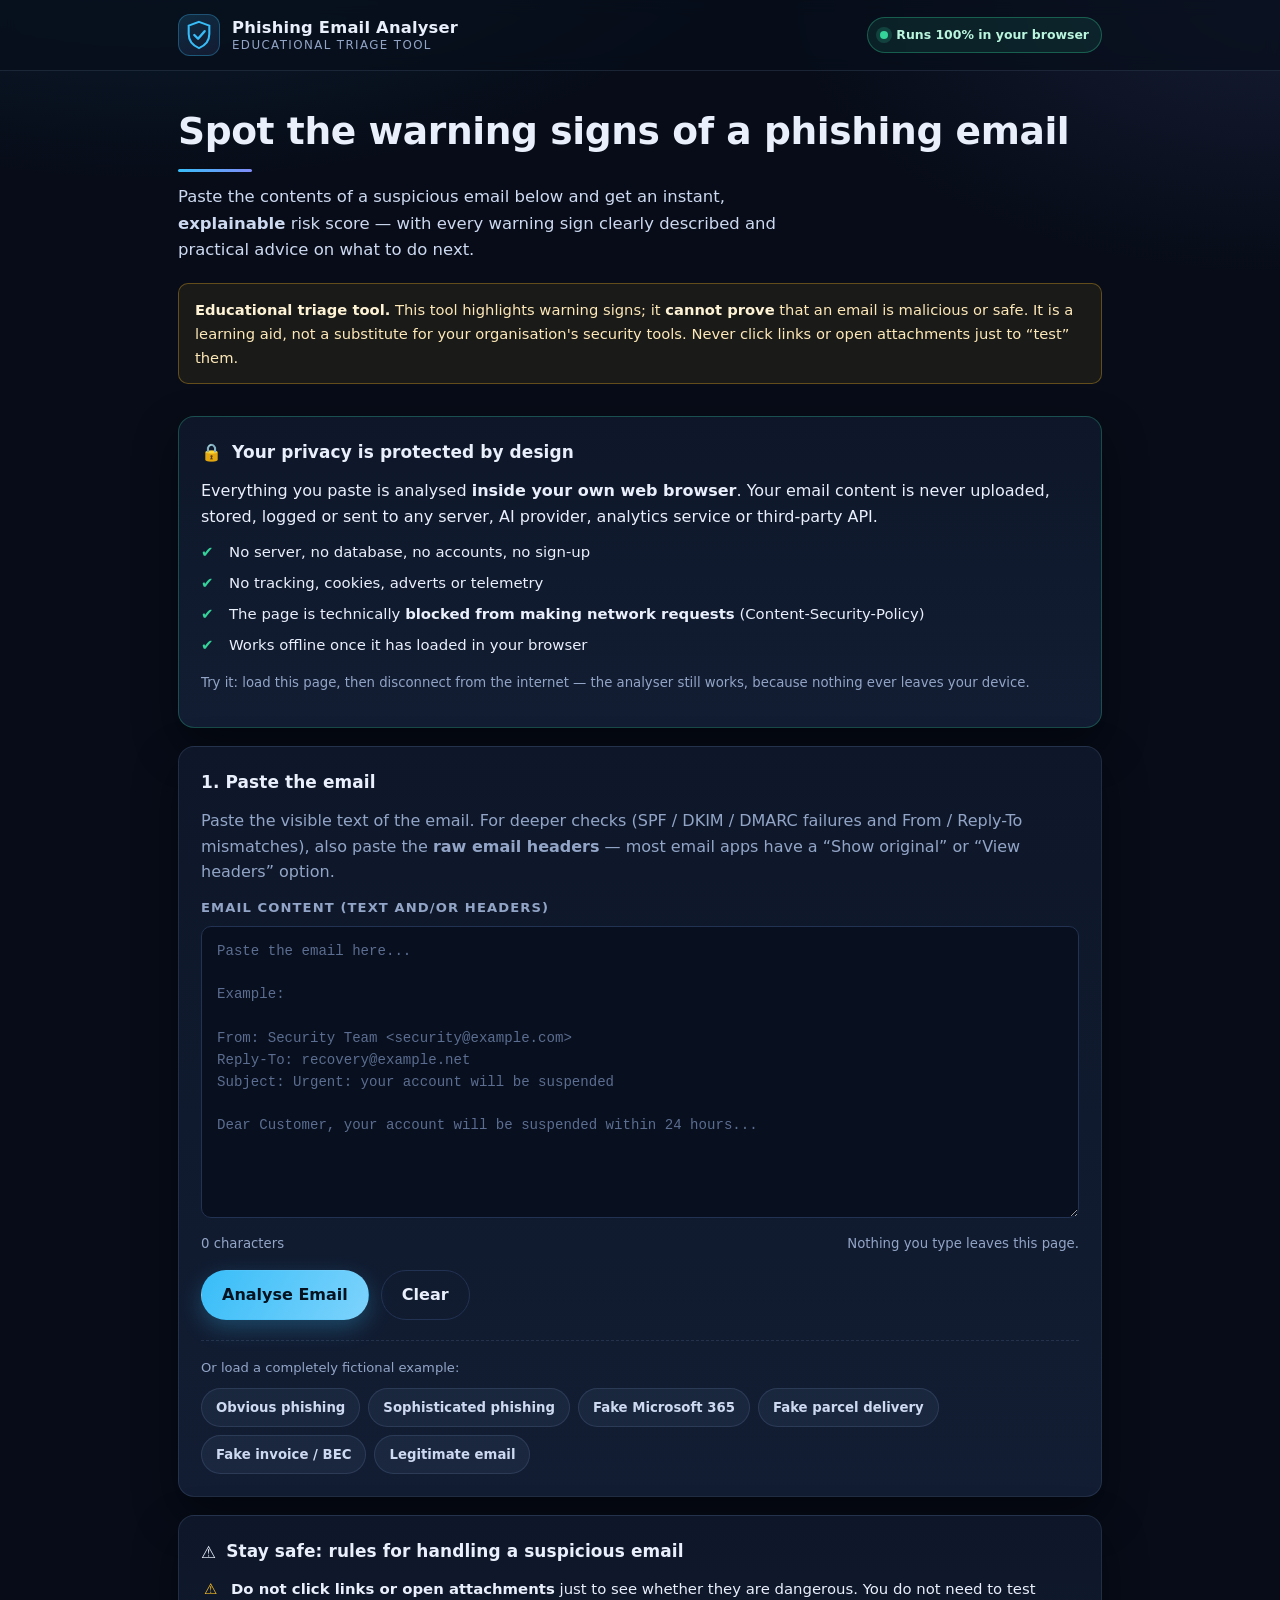
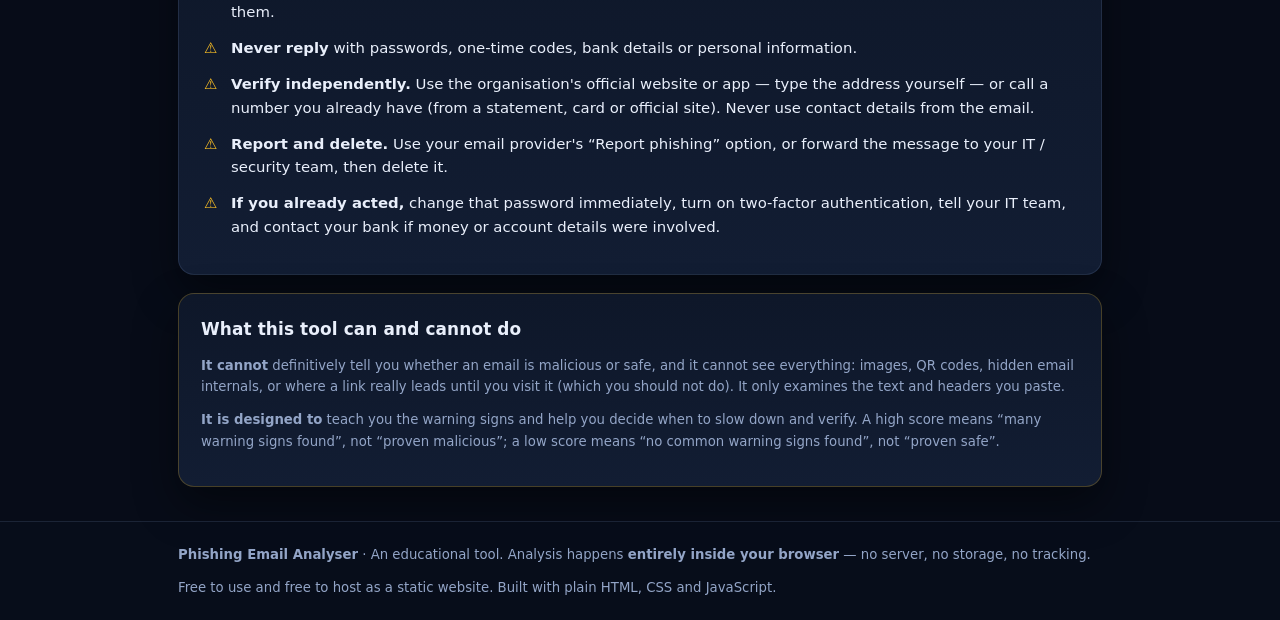
<file: index.html>
<!DOCTYPE html>
<html lang="en">
<head>
<meta charset="utf-8">
<meta name="viewport" content="width=device-width, initial-scale=1">
<meta name="color-scheme" content="dark">
<meta name="description" content="Phishing Email Analyser - a free, private, browser-based educational tool that helps you spot the warning signs of phishing and social-engineering emails. Runs entirely on your device.">
<!--
  PRIVACY BY DESIGN
  The Content-Security-Policy below tells the browser to BLOCK all network
  requests made by this page (connect-src 'none'). The email text you paste
  therefore cannot be sent to any server, AI service, analytics provider or API.
  It also blocks forms and embedded frames. This is enforced by the browser
  itself, not just promised in the wording of the page.
-->
<meta http-equiv="Content-Security-Policy" content="connect-src 'none'; object-src 'none'; form-action 'none'; base-uri 'none'; frame-src 'none'">
<title>Phishing Email Analyser &middot; Educational Triage Tool</title>
<link rel="icon" href="data:image/svg+xml,%3Csvg xmlns='http://www.w3.org/2000/svg' viewBox='0 0 32 32'%3E%3Cpath d='M16 2l11 4v9c0 7-4.7 12.4-11 15C9.7 27.4 5 22 5 15V6z' fill='%230ea5e9'/%3E%3Cpath d='M11 16l4 4 7-8' fill='none' stroke='%23071020' stroke-width='3' stroke-linecap='round' stroke-linejoin='round'/%3E%3C/svg%3E">
<link rel="stylesheet" href="styles.css">
</head>
<body>
<a class="skip-link" href="#analyser">Skip to the analyser</a>

<header class="site-header">
  <div class="wrap header-inner">
    <div class="brand">
      <span class="brand-mark" aria-hidden="true">
        <svg viewBox="0 0 32 32" width="30" height="30">
          <path d="M16 2l11 4v9c0 7-4.7 12.4-11 15C9.7 27.4 5 22 5 15V6z" fill="none" stroke="currentColor" stroke-width="2.2"></path>
          <path d="M11 16l4 4 7-8" fill="none" stroke="currentColor" stroke-width="2.6" stroke-linecap="round" stroke-linejoin="round"></path>
        </svg>
      </span>
      <span class="brand-text">
        <strong>Phishing Email Analyser</strong>
        <span class="brand-sub">Educational triage tool</span>
      </span>
    </div>
    <div class="badge-local" title="Analysis happens entirely on your device">
      <span class="dot" aria-hidden="true"></span> Runs 100% in your browser
    </div>
  </div>
</header>

<main class="wrap">

  <section class="hero">
    <h1>Spot the warning signs of a phishing email</h1>
    <p class="lede">
      Paste the contents of a suspicious email below and get an instant,
      <strong>explainable</strong> risk score &mdash; with every warning sign clearly described
      and practical advice on what to do next.
    </p>
    <p class="disclaimer-banner" role="note">
      <strong>Educational triage tool.</strong> This tool highlights warning signs; it
      <strong>cannot prove</strong> that an email is malicious or safe. It is a learning aid,
      not a substitute for your organisation's security tools. Never click links or open
      attachments just to &ldquo;test&rdquo; them.
    </p>
  </section>

  <section class="card privacy-card">
    <h2 class="card-title">
      <span class="icon" aria-hidden="true">&#128274;</span>
      Your privacy is protected by design
    </h2>
    <p>
      Everything you paste is analysed <strong>inside your own web browser</strong>. Your email
      content is never uploaded, stored, logged or sent to any server, AI provider, analytics
      service or third-party API.
    </p>
    <ul class="tick-list">
      <li>No server, no database, no accounts, no sign-up</li>
      <li>No tracking, cookies, adverts or telemetry</li>
      <li>The page is technically <strong>blocked from making network requests</strong> (Content-Security-Policy)</li>
      <li>Works offline once it has loaded in your browser</li>
    </ul>
    <p class="muted small">
      Try it: load this page, then disconnect from the internet &mdash; the analyser still works,
      because nothing ever leaves your device.
    </p>
  </section>

  <section id="analyser" class="card input-card">
    <h2 class="card-title">1. Paste the email</h2>
    <p class="muted">
      Paste the visible text of the email. For deeper checks (SPF / DKIM / DMARC failures and
      From&nbsp;/&nbsp;Reply-To mismatches), also paste the <strong>raw email headers</strong> &mdash; most email
      apps have a &ldquo;Show original&rdquo; or &ldquo;View headers&rdquo; option.
    </p>

    <label class="field-label" for="emailInput">Email content (text and/or headers)</label>
    <textarea id="emailInput" class="email-input" rows="12" spellcheck="false" autocomplete="off"
      aria-describedby="inputHelp"
      placeholder="Paste the email here...

Example:

From: Security Team &lt;security@example.com&gt;
Reply-To: recovery@example.net
Subject: Urgent: your account will be suspended

Dear Customer, your account will be suspended within 24 hours...
"></textarea>
    <div class="input-meta">
      <span id="charCount" class="muted small">0 characters</span>
      <span class="muted small" id="inputHelp">Nothing you type leaves this page.</span>
    </div>

    <div class="actions">
      <button id="analyseBtn" class="btn btn-primary" type="button">Analyse Email</button>
      <button id="clearBtn" class="btn btn-ghost" type="button">Clear</button>
    </div>

    <div class="samples">
      <span class="samples-label">Or load a completely fictional example:</span>
      <div class="sample-buttons" id="sampleButtons">
        <button class="btn btn-chip" type="button" data-sample="obvious">Obvious phishing</button>
        <button class="btn btn-chip" type="button" data-sample="sophisticated">Sophisticated phishing</button>
        <button class="btn btn-chip" type="button" data-sample="microsoft365">Fake Microsoft 365</button>
        <button class="btn btn-chip" type="button" data-sample="parcel">Fake parcel delivery</button>
        <button class="btn btn-chip" type="button" data-sample="bec">Fake invoice / BEC</button>
        <button class="btn btn-chip btn-chip-ok" type="button" data-sample="legit">Legitimate email</button>
      </div>
    </div>

    <p id="inputError" class="error-msg" role="alert" hidden></p>
  </section>

  <section id="results" class="results" hidden aria-live="polite">
    <div class="card result-hero">
      <div class="gauge-wrap">
        <svg class="gauge" viewBox="0 0 180 180" role="img" aria-labelledby="gaugeTitle">
          <title id="gaugeTitle">Phishing risk score</title>
          <circle class="gauge-track" cx="90" cy="90" r="70"></circle>
          <circle id="gaugeProgress" class="gauge-progress" cx="90" cy="90" r="70"></circle>
        </svg>
        <div class="gauge-center">
          <span id="scoreValue" class="gauge-score">0</span>
          <span class="gauge-max">/ 100</span>
        </div>
      </div>
      <div class="result-hero-text">
        <span id="bandChip" class="band-chip">Low Risk</span>
        <h2 id="verdictTitle" class="verdict-title">Low Risk</h2>
        <p id="verdictText" class="verdict-text"></p>
        <p id="resultStats" class="muted small"></p>
      </div>
    </div>

    <div class="card">
      <h3 class="card-title">What we found</h3>
      <p class="muted small" id="findingsIntro"></p>
      <ul id="findingsList" class="findings"></ul>
      <p id="noFindings" class="no-findings" hidden>
        No common phishing warning signs were detected in this message. That is
        <strong>not</strong> a guarantee that it is safe &mdash; stay cautious, especially with
        unexpected requests for money, information or action.
      </p>
    </div>

    <div class="card">
      <h3 class="card-title">What you should do next</h3>
      <ul id="adviceList" class="advice"></ul>
    </div>

    <div class="card explain-card">
      <h3 class="card-title">How your score was calculated</h3>
      <p class="muted small">
        Every warning sign above has a fixed point value. They are added together and the total
        is capped at 100. Bands: <strong>0&ndash;24 Low Risk</strong>,
        <strong>25&ndash;59 Suspicious</strong>, <strong>60&ndash;100 High Risk</strong>.
      </p>
      <ul id="scoreBreakdown" class="breakdown"></ul>
    </div>
  </section>

  <section class="card safety-card">
    <h2 class="card-title">
      <span class="icon" aria-hidden="true">&#9888;&#65039;</span>
      Stay safe: rules for handling a suspicious email
    </h2>
    <ul class="safety-list">
      <li><strong>Do not click links or open attachments</strong> just to see whether they are dangerous. You do not need to test them.</li>
      <li><strong>Never reply</strong> with passwords, one-time codes, bank details or personal information.</li>
      <li><strong>Verify independently.</strong> Use the organisation's official website or app &mdash; type the address yourself &mdash;
        or call a number you already have (from a statement, card or official site). Never use contact details from the email.</li>
      <li><strong>Report and delete.</strong> Use your email provider's &ldquo;Report phishing&rdquo; option, or forward the message to your
        IT / security team, then delete it.</li>
      <li><strong>If you already acted,</strong> change that password immediately, turn on two-factor authentication, tell your IT team,
        and contact your bank if money or account details were involved.</li>
    </ul>
  </section>

  <section class="card limits-card">
    <h3 class="card-title">What this tool can and cannot do</h3>
    <p class="muted small">
      <strong>It cannot</strong> definitively tell you whether an email is malicious or safe, and it cannot see everything:
      images, QR codes, hidden email internals, or where a link really leads until you visit it (which you should not do).
      It only examines the text and headers you paste.
    </p>
    <p class="muted small">
      <strong>It is designed to</strong> teach you the warning signs and help you decide when to slow down and verify.
      A high score means &ldquo;many warning signs found&rdquo;, not &ldquo;proven malicious&rdquo;; a low score means
      &ldquo;no common warning signs found&rdquo;, not &ldquo;proven safe&rdquo;.
    </p>
  </section>

</main>

<footer class="site-footer">
  <div class="wrap footer-inner">
    <p class="small muted">
      <strong>Phishing Email Analyser</strong> &middot; An educational tool. Analysis happens
      <strong>entirely inside your browser</strong> &mdash; no server, no storage, no tracking.
    </p>
    <p class="small muted">
      Free to use and free to host as a static website. Built with plain HTML, CSS and JavaScript.
    </p>
  </div>
</footer>

<script src="app.js"></script>
</body>
</html>
</file>
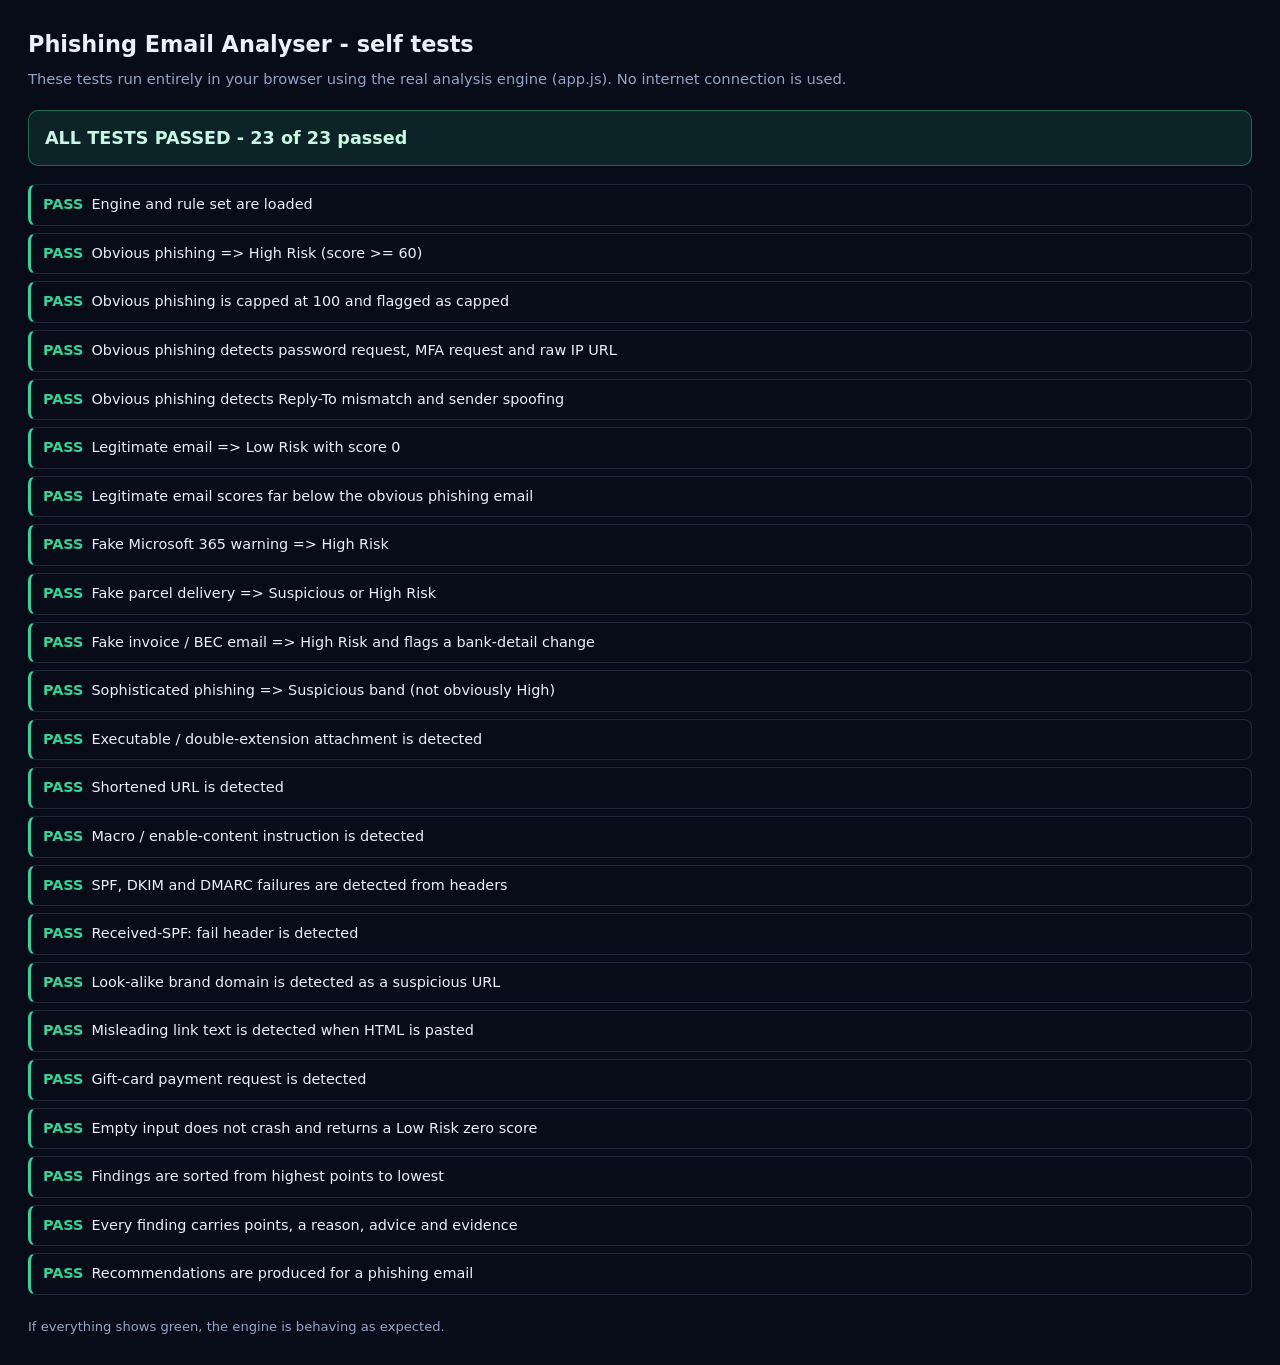
<file: tests.html>
<!DOCTYPE html>
<html lang="en">
<head>
<meta charset="utf-8">
<meta name="viewport" content="width=device-width, initial-scale=1">
<title>Phishing Email Analyser - self tests</title>
<style>
  body { font-family: system-ui, "Segoe UI", Roboto, sans-serif; background:#070c18; color:#e9effb; margin:0; padding:28px; line-height:1.5; }
  h1 { font-size:1.4rem; margin:0 0 6px; }
  p.sub { color:#93a5c7; margin:0 0 20px; font-size:0.92rem; }
  #summary { font-size:1.1rem; font-weight:700; padding:14px 16px; border-radius:10px; margin-bottom:18px; }
  .ok { background:rgba(52,211,153,.12); border:1px solid rgba(52,211,153,.4); color:#c8f7e4; }
  .bad { background:rgba(251,113,133,.12); border:1px solid rgba(251,113,133,.4); color:#ffd9e0; }
  ul { list-style:none; padding:0; margin:0; }
  li { padding:9px 12px; border:1px solid rgba(148,178,226,.16); border-radius:8px; margin-bottom:7px; font-size:0.9rem; }
  li.pass { border-left:3px solid #34d399; }
  li.fail { border-left:3px solid #fb7185; }
  .tag { font-weight:700; margin-right:8px; }
  .pass .tag { color:#34d399; }
  .fail .tag { color:#fb7185; }
  .detail { display:block; color:#ffb4c1; font-family: ui-monospace,Consolas,monospace; font-size:0.8rem; margin-top:4px; }
  footer { margin-top:22px; color:#93a5c7; font-size:0.82rem; }
</style>
</head>
<body>
<h1>Phishing Email Analyser - self tests</h1>
<p class="sub">These tests run entirely in your browser using the real analysis engine (app.js). No internet connection is used.</p>
<div id="summary">Running tests&hellip;</div>
<ul id="out"></ul>
<footer>If everything shows green, the engine is behaving as expected.</footer>

<script src="app.js"></script>
<script>
'use strict';

var A = window.PhishingAnalyser;
var out = document.getElementById('out');
var log = [];

function assert(cond, msg) { if (!cond) { throw new Error(msg); } }

function test(name, fn) {
  var entry = { name: name, pass: false, detail: '' };
  try {
    fn();
    entry.pass = true;
  } catch (e) {
    entry.detail = e && e.message ? e.message : String(e);
  }
  log.push(entry);
}

function ids(result) {
  return result.findings.map(function (f) { return f.id; });
}

test('Engine and rule set are loaded', function () {
  assert(A && typeof A.analyzeEmail === 'function', 'analyzeEmail is missing');
  assert(A.RULES.length >= 20, 'expected at least 20 rules, found ' + A.RULES.length);
});

test('Obvious phishing => High Risk (score >= 60)', function () {
  var r = A.analyzeEmail(A.SAMPLES.obvious);
  assert(r.band === 'high', 'expected band "high", got "' + r.band + '" (score ' + r.score + ')');
  assert(r.score >= 60, 'expected score >= 60, got ' + r.score);
});

test('Obvious phishing is capped at 100 and flagged as capped', function () {
  var r = A.analyzeEmail(A.SAMPLES.obvious);
  assert(r.score === 100, 'expected score 100, got ' + r.score);
  assert(r.capped === true, 'expected capped === true');
});

test('Obvious phishing detects password request, MFA request and raw IP URL', function () {
  var found = ids(A.analyzeEmail(A.SAMPLES.obvious));
  assert(found.indexOf('password_request') !== -1, 'password_request not detected');
  assert(found.indexOf('mfa_request') !== -1, 'mfa_request not detected');
  assert(found.indexOf('raw_ip_url') !== -1, 'raw_ip_url not detected');
});

test('Obvious phishing detects Reply-To mismatch and sender spoofing', function () {
  var found = ids(A.analyzeEmail(A.SAMPLES.obvious));
  assert(found.indexOf('replyto_mismatch') !== -1, 'replyto_mismatch not detected');
  assert(found.indexOf('sender_spoof') !== -1, 'sender_spoof not detected');
});

test('Legitimate email => Low Risk with score 0', function () {
  var r = A.analyzeEmail(A.SAMPLES.legit);
  assert(r.band === 'low', 'expected band "low", got "' + r.band + '" (score ' + r.score + ')');
  assert(r.score === 0, 'expected score 0, got ' + r.score);
});

test('Legitimate email scores far below the obvious phishing email', function () {
  var good = A.analyzeEmail(A.SAMPLES.legit).score;
  var bad = A.analyzeEmail(A.SAMPLES.obvious).score;
  assert(bad > good + 50, 'expected a large gap, got ' + good + ' vs ' + bad);
});

test('Fake Microsoft 365 warning => High Risk', function () {
  var r = A.analyzeEmail(A.SAMPLES.microsoft365);
  assert(r.band === 'high', 'expected high, got ' + r.band + ' (' + r.score + ')');
});

test('Fake parcel delivery => Suspicious or High Risk', function () {
  var r = A.analyzeEmail(A.SAMPLES.parcel);
  assert(r.score >= 25, 'expected score >= 25, got ' + r.score);
});

test('Fake invoice / BEC email => High Risk and flags a bank-detail change', function () {
  var r = A.analyzeEmail(A.SAMPLES.bec);
  assert(r.band === 'high', 'expected high, got ' + r.band + ' (' + r.score + ')');
  assert(ids(r).indexOf('bank_change') !== -1, 'bank_change not detected');
});

test('Sophisticated phishing => Suspicious band (not obviously High)', function () {
  var r = A.analyzeEmail(A.SAMPLES.sophisticated);
  assert(r.band === 'suspicious', 'expected suspicious, got ' + r.band + ' (' + r.score + ')');
});

test('Executable / double-extension attachment is detected', function () {
  var found = ids(A.analyzeEmail('Please see the attached invoice.pdf.exe'));
  assert(found.indexOf('executable_attachment') !== -1, 'executable_attachment not detected');
});

test('Shortened URL is detected', function () {
  var found = ids(A.analyzeEmail('Track your parcel here: http://bit.ly/3xYzAb12'));
  assert(found.indexOf('shortened_url') !== -1, 'shortened_url not detected');
});

test('Macro / enable-content instruction is detected', function () {
  var found = ids(A.analyzeEmail('Please enable macros to view the content.'));
  assert(found.indexOf('macro_request') !== -1, 'macro_request not detected');
});

test('SPF, DKIM and DMARC failures are detected from headers', function () {
  var raw = ['Authentication-Results: mx.example.com; spf=fail dkim=fail dmarc=fail',
    'From: Alert <alert@example.com>', '', 'Please check your account.'].join('\n');
  var found = ids(A.analyzeEmail(raw));
  assert(found.indexOf('spf_fail') !== -1, 'spf_fail not detected');
  assert(found.indexOf('dkim_fail') !== -1, 'dkim_fail not detected');
  assert(found.indexOf('dmarc_fail') !== -1, 'dmarc_fail not detected');
});

test('Received-SPF: fail header is detected', function () {
  var raw = ['Received-SPF: fail (example.com: domain does not designate 192.0.2.10)',
    'From: Alert <alert@example.com>', '', 'Hello.'].join('\n');
  var found = ids(A.analyzeEmail(raw));
  assert(found.indexOf('spf_fail') !== -1, 'spf_fail not detected from Received-SPF');
});

test('Look-alike brand domain is detected as a suspicious URL', function () {
  var found = ids(A.analyzeEmail('Login here: https://paypa1-secure.top/login'));
  assert(found.indexOf('suspicious_url') !== -1, 'suspicious_url not detected');
});

test('Misleading link text is detected when HTML is pasted', function () {
  var raw = 'Click <a href="https://evil-login.example/verify">https://microsoft.com</a> to continue';
  var found = ids(A.analyzeEmail(raw));
  assert(found.indexOf('misleading_link_text') !== -1, 'misleading_link_text not detected');
});

test('Gift-card payment request is detected', function () {
  var found = ids(A.analyzeEmail('Please buy two 100 Amazon gift cards urgently.'));
  assert(found.indexOf('payment_request') !== -1, 'payment_request not detected');
});

test('Empty input does not crash and returns a Low Risk zero score', function () {
  var r = A.analyzeEmail('');
  assert(r.score === 0, 'expected score 0, got ' + r.score);
  assert(r.band === 'low', 'expected low, got ' + r.band);
  assert(r.findings.length === 0, 'expected no findings');
});

test('Findings are sorted from highest points to lowest', function () {
  var f = A.analyzeEmail(A.SAMPLES.obvious).findings;
  for (var i = 1; i < f.length; i++) {
    assert(f[i - 1].points >= f[i].points, 'findings are not sorted at index ' + i);
  }
});

test('Every finding carries points, a reason, advice and evidence', function () {
  var f = A.analyzeEmail(A.SAMPLES.obvious).findings;
  assert(f.length > 0, 'expected findings');
  for (var i = 0; i < f.length; i++) {
    assert(typeof f[i].points === 'number' && f[i].points > 0, 'missing points on ' + f[i].id);
    assert(f[i].why && f[i].why.length > 20, 'missing reason on ' + f[i].id);
    assert(f[i].advice && f[i].advice.length > 10, 'missing advice on ' + f[i].id);
    assert(f[i].evidence.length > 0, 'missing evidence on ' + f[i].id);
  }
});

test('Recommendations are produced for a phishing email', function () {
  var recs = A.buildRecommendations(A.analyzeEmail(A.SAMPLES.obvious));
  assert(recs.length >= 3, 'expected at least 3 recommendations, got ' + recs.length);
});

/* --- render the summary --- */
var passed = log.filter(function (l) { return l.pass; }).length;
var failed = log.length - passed;
var allPassed = failed === 0;

var summary = document.getElementById('summary');
summary.className = allPassed ? 'ok' : 'bad';
summary.textContent = (allPassed ? 'ALL TESTS PASSED' : 'SOME TESTS FAILED') +
  ' - ' + passed + ' of ' + log.length + ' passed';

for (var i = 0; i < log.length; i++) {
  var li = document.createElement('li');
  li.className = log[i].pass ? 'pass' : 'fail';
  var tag = document.createElement('span');
  tag.className = 'tag';
  tag.textContent = log[i].pass ? 'PASS' : 'FAIL';
  li.appendChild(tag);
  li.appendChild(document.createTextNode(log[i].name));
  if (log[i].detail) {
    var d = document.createElement('span');
    d.className = 'detail';
    d.textContent = log[i].detail;
    li.appendChild(d);
  }
  out.appendChild(li);
}

document.title = (allPassed ? 'PASS' : 'FAIL') + ' ' + passed + '/' + log.length + ' - Phishing Email Analyser tests';
window.__TEST_RESULTS__ = { total: log.length, passed: passed, failed: failed, all_pass: allPassed, log: log };
</script>
</body>
</html>
</file>
<file: styles.css>
/* =============================================================================
   Phishing Email Analyser - stylesheet
   Plain CSS, no frameworks, no external fonts, no network requests.
   ========================================================================== */

:root {
  --bg:        #070c18;
  --bg-glow-1: rgba(56, 189, 248, 0.14);
  --bg-glow-2: rgba(129, 140, 248, 0.12);
  --panel:     #0e1729;
  --panel-2:   #121d33;
  --line:      #223252;
  --line-soft: rgba(148, 178, 226, 0.14);
  --text:      #e9effb;
  --muted:     #93a5c7;
  --accent:    #38bdf8;
  --accent-2:  #818cf8;
  --ok:        #34d399;
  --warn:      #fbbf24;
  --danger:    #fb7185;
  --radius:    16px;
  --radius-sm: 10px;
  --shadow:    0 18px 44px rgba(0, 0, 0, 0.45);
  --font: system-ui, -apple-system, "Segoe UI", Roboto, Helvetica, Arial, sans-serif;
  --mono: ui-monospace, SFMono-Regular, Menlo, Consolas, "Courier New", monospace;
}

* { box-sizing: border-box; }

html { scroll-behavior: smooth; }

body {
  margin: 0;
  font-family: var(--font);
  color: var(--text);
  background-color: var(--bg);
  background-image:
    radial-gradient(1100px 600px at 12% -8%, var(--bg-glow-1), transparent 60%),
    radial-gradient(900px 500px at 100% 0%, var(--bg-glow-2), transparent 55%);
  background-repeat: no-repeat;
  line-height: 1.6;
  -webkit-font-smoothing: antialiased;
}

.wrap {
  width: 100%;
  max-width: 960px;
  margin: 0 auto;
  padding: 0 18px;
}

.skip-link {
  position: absolute;
  left: -9999px;
  top: 0;
  background: var(--accent);
  color: #04121f;
  padding: 10px 16px;
  border-radius: 0 0 10px 0;
  font-weight: 700;
  z-index: 50;
}
.skip-link:focus { left: 0; }

/* ---------- Header ---------- */
.site-header {
  border-bottom: 1px solid var(--line-soft);
  background: rgba(8, 14, 27, 0.72);
  backdrop-filter: blur(8px);
  position: sticky;
  top: 0;
  z-index: 20;
}
.header-inner {
  display: flex;
  align-items: center;
  justify-content: space-between;
  gap: 14px;
  padding-top: 14px;
  padding-bottom: 14px;
}
.brand { display: flex; align-items: center; gap: 12px; min-width: 0; }
.brand-mark {
  display: grid;
  place-items: center;
  width: 42px; height: 42px;
  border-radius: 12px;
  color: var(--accent);
  background: linear-gradient(160deg, rgba(56,189,248,0.16), rgba(129,140,248,0.10));
  border: 1px solid rgba(56, 189, 248, 0.32);
  flex: none;
}
.brand-text { display: flex; flex-direction: column; line-height: 1.2; min-width: 0; }
.brand-text strong { font-size: 1.02rem; letter-spacing: 0.2px; }
.brand-sub { font-size: 0.74rem; color: var(--muted); text-transform: uppercase; letter-spacing: 1.4px; }
.badge-local {
  display: inline-flex;
  align-items: center;
  gap: 8px;
  font-size: 0.78rem;
  font-weight: 600;
  color: #b9f6dd;
  background: rgba(52, 211, 153, 0.10);
  border: 1px solid rgba(52, 211, 153, 0.34);
  padding: 7px 12px;
  border-radius: 999px;
  white-space: nowrap;
}
.badge-local .dot {
  width: 8px; height: 8px; border-radius: 50%;
  background: var(--ok);
  box-shadow: 0 0 0 4px rgba(52, 211, 153, 0.18);
}

/* ---------- Hero ---------- */
.hero { padding: 38px 0 8px; }
.hero h1 {
  font-size: clamp(1.6rem, 4.4vw, 2.35rem);
  line-height: 1.18;
  margin: 0 0 12px;
  letter-spacing: -0.4px;
}
.hero h1::after {
  content: "";
  display: block;
  width: 74px; height: 3px;
  margin-top: 16px;
  border-radius: 3px;
  background: linear-gradient(90deg, var(--accent), var(--accent-2));
}
.lede { font-size: 1.03rem; color: #cdd9f0; margin: 0 0 20px; max-width: 62ch; }
.disclaimer-banner {
  margin: 0 0 6px;
  padding: 14px 16px;
  border-radius: var(--radius-sm);
  background: rgba(251, 191, 36, 0.08);
  border: 1px solid rgba(251, 191, 36, 0.32);
  color: #fde8b8;
  font-size: 0.92rem;
}
.disclaimer-banner strong { color: #fff3d6; }

/* ---------- Cards ---------- */
.card {
  background: linear-gradient(180deg, var(--panel), var(--panel-2));
  border: 1px solid var(--line-soft);
  border-radius: var(--radius);
  box-shadow: var(--shadow);
  padding: 22px;
  margin: 18px 0;
}
.card-title {
  display: flex;
  align-items: center;
  gap: 10px;
  font-size: 1.06rem;
  margin: 0 0 12px;
  letter-spacing: 0.1px;
}
.card-title .icon { font-size: 1.05rem; }
.privacy-card { border-color: rgba(52, 211, 153, 0.28); }
.muted { color: var(--muted); }
.small { font-size: 0.83rem; }
p { margin: 0 0 12px; }

.tick-list { list-style: none; margin: 0 0 14px; padding: 0; }
.tick-list li {
  position: relative;
  padding-left: 28px;
  margin-bottom: 7px;
  font-size: 0.93rem;
}
.tick-list li::before {
  content: "\2714";
  position: absolute;
  left: 0; top: 0;
  color: var(--ok);
  font-weight: 700;
}

/* ---------- Input area ---------- */
.field-label {
  display: block;
  font-size: 0.82rem;
  font-weight: 700;
  text-transform: uppercase;
  letter-spacing: 1.1px;
  color: var(--muted);
  margin-bottom: 8px;
}
.email-input {
  width: 100%;
  min-height: 210px;
  resize: vertical;
  padding: 14px 15px;
  border-radius: var(--radius-sm);
  border: 1px solid var(--line);
  background: #080f1e;
  color: var(--text);
  font-family: var(--mono);
  font-size: 0.88rem;
  line-height: 1.55;
}
.email-input::placeholder { color: #5b6d90; }
.email-input:focus {
  outline: none;
  border-color: var(--accent);
  box-shadow: 0 0 0 4px rgba(56, 189, 248, 0.16);
}
.input-meta {
  display: flex;
  justify-content: space-between;
  gap: 12px;
  flex-wrap: wrap;
  margin-top: 8px;
}

.actions { display: flex; gap: 12px; flex-wrap: wrap; margin-top: 16px; }
.btn {
  font: inherit;
  font-weight: 650;
  border-radius: 999px;
  border: 1px solid transparent;
  padding: 11px 20px;
  cursor: pointer;
  transition: transform 0.12s ease, background 0.16s ease, border-color 0.16s ease, box-shadow 0.16s ease;
}
.btn:active { transform: translateY(1px); }
.btn:focus-visible { outline: 2px solid var(--accent); outline-offset: 2px; }
.btn-primary {
  color: #04121f;
  background: linear-gradient(120deg, var(--accent), #7dd3fc);
  box-shadow: 0 8px 22px rgba(56, 189, 248, 0.28);
}
.btn-primary:hover { background: linear-gradient(120deg, #7dd3fc, var(--accent)); }
.btn-ghost {
  color: var(--text);
  background: transparent;
  border-color: var(--line);
}
.btn-ghost:hover { border-color: var(--accent); color: #fff; }
.btn-chip {
  color: #cdd9f0;
  background: rgba(148, 178, 226, 0.07);
  border-color: var(--line-soft);
  padding: 8px 14px;
  font-size: 0.83rem;
  font-weight: 600;
}
.btn-chip:hover { border-color: var(--accent); color: #fff; background: rgba(56, 189, 248, 0.10); }
.btn-chip-ok:hover { border-color: var(--ok); background: rgba(52, 211, 153, 0.10); }

.samples { margin-top: 20px; border-top: 1px dashed var(--line-soft); padding-top: 16px; }
.samples-label { display: block; font-size: 0.82rem; color: var(--muted); margin-bottom: 10px; }
.sample-buttons { display: flex; flex-wrap: wrap; gap: 8px; }

.error-msg {
  margin: 14px 0 0;
  padding: 10px 14px;
  border-radius: var(--radius-sm);
  background: rgba(251, 113, 133, 0.10);
  border: 1px solid rgba(251, 113, 133, 0.36);
  color: #ffd9e0;
  font-size: 0.88rem;
}

/* ---------- Results ---------- */
.results { margin-top: 8px; }

.result-hero {
  display: grid;
  grid-template-columns: 220px 1fr;
  align-items: center;
  gap: 26px;
  border-color: color-mix(in srgb, var(--band-color) 45%, transparent);
}
.gauge-wrap { position: relative; display: grid; place-items: center; }
.gauge { width: 200px; height: 200px; transform: rotate(-90deg); }
.gauge-track { fill: none; stroke: rgba(148, 178, 226, 0.14); stroke-width: 13; }
.gauge-progress {
  fill: none;
  stroke: var(--band-color, var(--accent));
  stroke-width: 13;
  stroke-linecap: round;
  stroke-dasharray: 440;
  stroke-dashoffset: 440;
  transition: stroke-dashoffset 0.9s cubic-bezier(0.22, 1, 0.36, 1), stroke 0.3s ease;
}
.gauge-center {
  position: absolute;
  display: flex;
  flex-direction: column;
  align-items: center;
  line-height: 1;
  pointer-events: none;
}
.gauge-score {
  font-size: 2.9rem;
  font-weight: 800;
  letter-spacing: -1px;
  color: var(--band-color, var(--accent));
}
.gauge-max { font-size: 0.8rem; color: var(--muted); margin-top: 6px; letter-spacing: 0.5px; }

.band-chip {
  display: inline-block;
  font-size: 0.76rem;
  font-weight: 700;
  text-transform: uppercase;
  letter-spacing: 1.3px;
  padding: 6px 13px;
  border-radius: 999px;
  color: var(--band-color, var(--accent));
  background: color-mix(in srgb, var(--band-color) 14%, transparent);
  border: 1px solid color-mix(in srgb, var(--band-color) 45%, transparent);
}
.verdict-title {
  margin: 12px 0 6px;
  font-size: 1.7rem;
  letter-spacing: -0.4px;
  color: var(--band-color, var(--accent));
}
.verdict-text { margin: 0 0 8px; color: #cdd9f0; }

/* Band colour themes applied to the results area */
.results.band-low        { --band-color: #34d399; }
.results.band-suspicious { --band-color: #fbbf24; }
.results.band-high       { --band-color: #fb7185; }

/* ---------- Findings ---------- */
.findings { list-style: none; margin: 0; padding: 0; }
.finding {
  border: 1px solid var(--line-soft);
  border-left: 3px solid var(--chip-color, var(--accent));
  border-radius: var(--radius-sm);
  background: rgba(8, 14, 27, 0.5);
  padding: 14px 16px;
  margin-bottom: 12px;
}
.finding-head {
  display: flex;
  align-items: baseline;
  justify-content: space-between;
  gap: 12px;
  flex-wrap: wrap;
}
.finding-title { font-weight: 700; font-size: 1rem; margin: 0; }
.severity-chip {
  font-size: 0.68rem;
  font-weight: 700;
  text-transform: uppercase;
  letter-spacing: 1px;
  padding: 4px 9px;
  border-radius: 999px;
  color: var(--chip-color, var(--accent));
  background: color-mix(in srgb, var(--chip-color) 14%, transparent);
  border: 1px solid color-mix(in srgb, var(--chip-color) 40%, transparent);
  white-space: nowrap;
}
.points-badge {
  font-family: var(--mono);
  font-size: 0.8rem;
  font-weight: 700;
  color: var(--chip-color, var(--accent));
  white-space: nowrap;
}
.sev-info     { --chip-color: #93a5c7; }
.sev-low      { --chip-color: #7dd3fc; }
.sev-medium   { --chip-color: #fbbf24; }
.sev-high     { --chip-color: #fb923c; }
.sev-critical { --chip-color: #fb7185; }

.finding-why { margin: 10px 0 0; font-size: 0.92rem; color: #c3cfe6; }
.finding-advice { margin: 8px 0 0; font-size: 0.89rem; color: #a9b8d4; }
.finding-advice strong { color: #dbe6fb; }
.evidence-label {
  display: block;
  margin: 12px 0 6px;
  font-size: 0.72rem;
  text-transform: uppercase;
  letter-spacing: 1.1px;
  color: var(--muted);
}
.evidence { display: flex; flex-wrap: wrap; gap: 6px; }
.evidence code {
  font-family: var(--mono);
  font-size: 0.78rem;
  background: #060c18;
  border: 1px solid var(--line);
  border-radius: 6px;
  padding: 4px 8px;
  color: #ffd9a8;
  word-break: break-word;
}
.no-findings {
  margin: 0;
  padding: 14px 16px;
  border-radius: var(--radius-sm);
  background: rgba(52, 211, 153, 0.08);
  border: 1px solid rgba(52, 211, 153, 0.3);
  color: #c8f7e4;
  font-size: 0.92rem;
}

/* ---------- Advice & breakdown ---------- */
.advice, .safety-list { list-style: none; margin: 0; padding: 0; }
.advice li, .safety-list li {
  position: relative;
  padding-left: 30px;
  margin-bottom: 12px;
  font-size: 0.93rem;
}
.advice li::before {
  content: "\2192";
  position: absolute;
  left: 4px; top: 0;
  color: var(--accent);
  font-weight: 700;
}
.safety-list li::before {
  content: "\26A0";
  position: absolute;
  left: 3px; top: 0;
  color: var(--warn);
}
.breakdown { list-style: none; margin: 12px 0 0; padding: 0; }
.breakdown li {
  display: flex;
  justify-content: space-between;
  align-items: center;
  gap: 12px;
  padding: 9px 0;
  border-bottom: 1px dashed var(--line-soft);
  font-size: 0.9rem;
}
.breakdown li:last-child { border-bottom: none; }
.breakdown .bk-name { color: #c3cfe6; }
.breakdown .bk-pts { font-family: var(--mono); font-weight: 700; color: var(--accent); }
.breakdown .bk-total { border-top: 1px solid var(--line); margin-top: 4px; padding-top: 12px; font-weight: 700; }
.explain-card { border-color: rgba(56, 189, 248, 0.28); }
.limits-card { border-color: rgba(251, 191, 36, 0.24); }

.finding-head-right { display: flex; align-items: center; gap: 10px; }

/* ---------- Footer ---------- */
.site-footer {
  margin-top: 34px;
  border-top: 1px solid var(--line-soft);
  background: rgba(8, 14, 27, 0.6);
}
.footer-inner { padding: 22px 18px; }
.footer-inner p:last-child { margin-bottom: 0; }

/* ---------- Responsive ---------- */
@media (max-width: 760px) {
  .result-hero { grid-template-columns: 1fr; text-align: center; justify-items: center; }
  .result-hero-text { text-align: center; }
  .gauge { width: 170px; height: 170px; }
  .gauge-score { font-size: 2.4rem; }
  .hero { padding-top: 26px; }
  .card { padding: 18px; }
  .badge-local { display: none; }
  .actions .btn { flex: 1 1 auto; justify-content: center; }
}

@media (max-width: 420px) {
  .brand-text strong { font-size: 0.95rem; }
  .gauge { width: 150px; height: 150px; }
  .btn { padding: 10px 16px; font-size: 0.92rem; }
}

/* Respect visitors who prefer less motion. */
@media (prefers-reduced-motion: reduce) {
  html { scroll-behavior: auto; }
  .gauge-progress { transition: none; }
  .btn { transition: none; }
}

/* Keyboard/print friendliness for the results panel. */
@media print {
  .site-header, .samples, .actions, .input-card, .hero .disclaimer-banner { display: none; }
  body { background: #fff; color: #000; }
}
</file>
